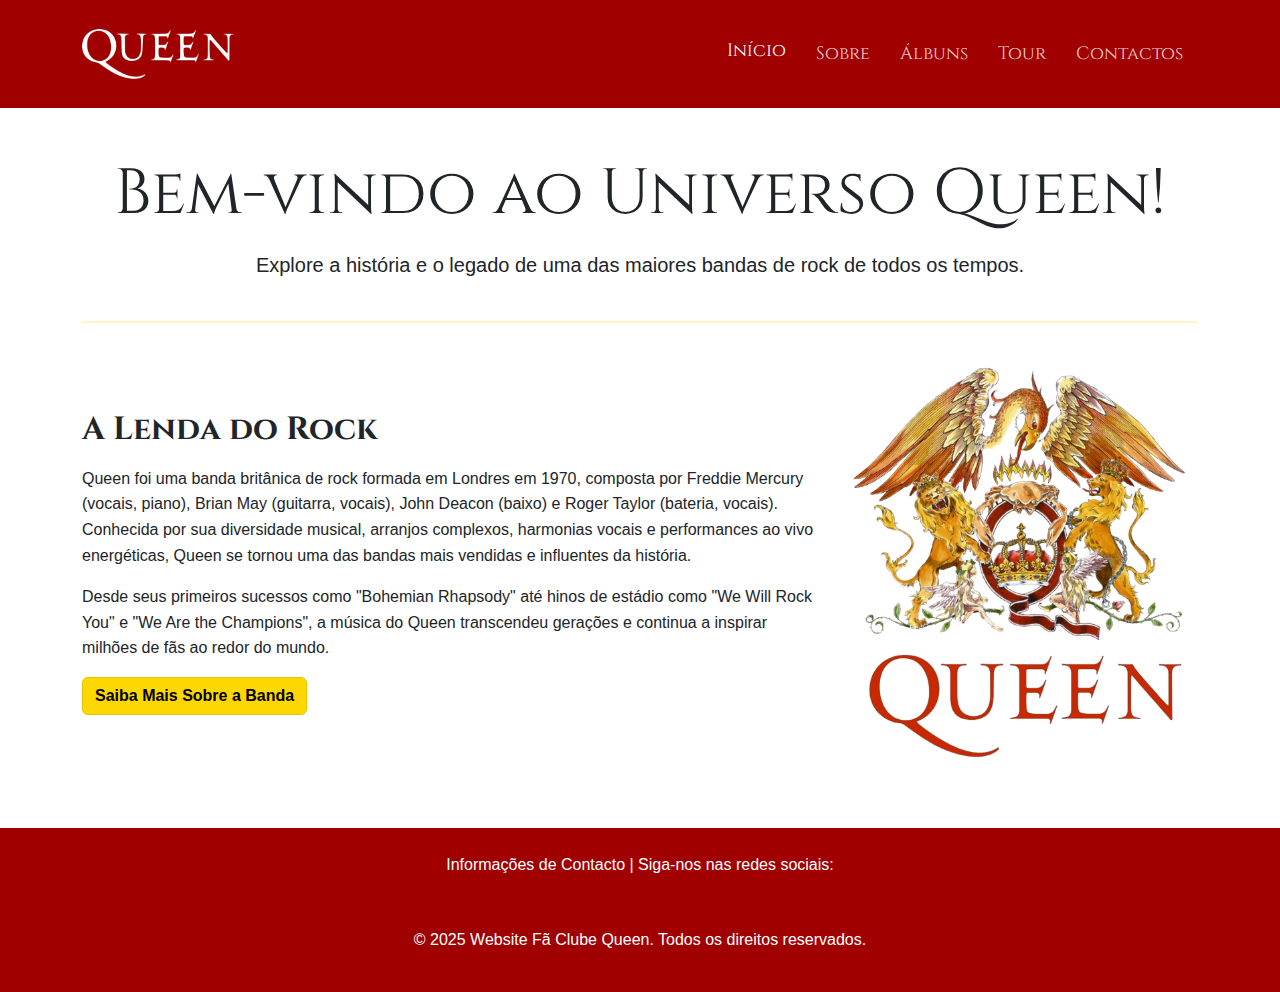
<file: index.html>
<!DOCTYPE html>
<html lang="pt">
  <head>
    <meta charset="UTF-8" />
    <meta name="viewport" content="width=device-width, initial-scale=1.0" />
    <meta name="author" content="Pamela Medeiros" />
    <meta name="description" content="Website dedicado à lendária banda de rock Queen. Conheça a história, discografia, 
    tours e entre em contato."/>
    <meta name="keywords"content="Queen, banda, rock, Freddie Mercury, Brian May, Roger Taylor, John Deacon, música, história, álbuns, tour"/>
    <title>Queen - Início</title>

    <!-- Bootstrap CSS -->
    <link
      href="https://cdn.jsdelivr.net/npm/bootstrap@5.3.3/dist/css/bootstrap.min.css"
      rel="stylesheet"
      integrity="sha384-QWTKZyjpPEjISv5WaRU9OFeRpok6YctnYmDr5pNlyT2bRjXh0JMhjY6hW+ALEwIH"
      crossorigin="anonymous"
    />

    <!-- Font Awesome -->
    <link
      rel="stylesheet"
      href="https://cdnjs.cloudflare.com/ajax/libs/font-awesome/6.5.2/css/all.min.css"
      integrity="sha512-SnH5WK+bZxgPHs44uWIX+LLJAJ9/2PkPKZ5QiAj6Ta86w+fsb2TkcmfRyVX3pBnMFcV7oQPJkl9QevSCWr3W6A=="
      crossorigin="anonymous"
      referrerpolicy="no-referrer"
    />

    <!-- Google Fonts -->
    <link rel="preconnect" href="https://fonts.googleapis.com" />
    <link rel="preconnect" href="https://fonts.gstatic.com" crossorigin />
    <link
      href="https://fonts.googleapis.com/css2?family=Cinzel:wght@400..900&family=Libre+Bodoni:ital,wght@0,400..700;1,400..700&family=Playfair+Display+SC:ital,wght@0,400;0,700;0,900;1,400;1,700;1,900&display=swap"
      rel="stylesheet"
    />
    
    <!-- Style CSS -->
    <link rel="stylesheet" href="src/css/style.css" />
  </head>
  <body>
    <header class="bg-dark text-white p-3">
      <div class="container">
        <nav class="navbar navbar-expand-lg navbar-dark">
          <a class="navbar-brand" href="index.html">
            <img
              src="src/images/logo_queen.png"
              alt="Logotipo oficial da banda Queen"
              height="50"/>
          </a>
          <button
            class="navbar-toggler"
            type="button"
            data-bs-toggle="collapse"
            data-bs-target="#navbarNav"
            aria-controls="navbarNav"
            aria-expanded="false"
            aria-label="Toggle navigation"
          >
            <span class="navbar-toggler-icon"></span>
          </button>
          <div
            class="collapse navbar-collapse justify-content-end"
            id="navbarNav"
          >
            <ul class="navbar-nav">
              <li class="nav-item">
                <a class="nav-link active" aria-current="page" href="index.html"
                  >Início</a
                >
              </li>
              <li class="nav-item">
                <a class="nav-link" href="sobre.html">Sobre</a>
              </li>
              <li class="nav-item">
                <a class="nav-link" href="albuns.html">Álbuns</a>
              </li>
              <li class="nav-item">
                <a class="nav-link" href="tour.html">Tour</a>
              </li>
              <li class="nav-item">
                <a class="nav-link" href="contactos.html">Contactos</a>
              </li>
            </ul>
          </div>
        </nav>
      </div>
    </header>

    <main class="container my-5">
      <div class="row">
        <div class="col-12 text-center">
          <h1 class="display-3">Bem-vindo ao Universo Queen!</h1>
          <p class="lead">
            Explore a história e o legado de uma das maiores bandas de rock de
            todos os tempos.
          </p>
        </div>
      </div>

      <hr class="my-4" />

      <div class="row align-items-center">
        <div class="col-md-8">
          <h2>A Lenda do Rock</h2>
          <p>
            Queen foi uma banda britânica de rock formada em Londres em 1970,
            composta por Freddie Mercury (vocais, piano), Brian May (guitarra,
            vocais), John Deacon (baixo) e Roger Taylor (bateria, vocais).
            Conhecida por sua diversidade musical, arranjos complexos, harmonias
            vocais e performances ao vivo energéticas, Queen se tornou uma das
            bandas mais vendidas e influentes da história.
          </p>
          <p>
            Desde seus primeiros sucessos como "Bohemian Rhapsody" até hinos de
            estádio como "We Will Rock You" e "We Are the Champions", a música
            do Queen transcendeu gerações e continua a inspirar milhões de fãs
            ao redor do mundo.
          </p>
          <a href="sobre.html" class="btn btn-primary"
            >Saiba Mais Sobre a Banda</a
          >
        </div>
        <div class="col-md-4 text-center">
          <img
            src="src/images/Brasao.png"
            class="img-fluid rounded my-3"
            alt="Brasao Banda"
          />
        </div>
      </div>
    </main>

    <footer class="bg-dark text-white text-center p-4 mt-5">
      <div class="container">
        <p>Informações de Contacto | Siga-nos nas redes sociais:</p>
        <a href="#" class="text-white me-2"
          ><i class="fab fa-facebook-f"></i
        ></a>
        <a href="#" class="text-white me-2"><i class="fab fa-twitter"></i></a>
        <a href="#" class="text-white me-2"><i class="fab fa-instagram"></i></a>
        <a href="#" class="text-white me-2"><i class="fab fa-youtube"></i></a>
        <p class="mt-2">
          &copy; 2025 Website Fã Clube Queen. Todos os direitos reservados.
        </p>
      </div>
    </footer>

    <!-- Bootstrap Bundle with Popper -->
    <script
      src="https://cdn.jsdelivr.net/npm/bootstrap@5.3.3/dist/js/bootstrap.bundle.min.js"
      integrity="sha384-YvpcrYf0tY3lHB60NNkmXc5s9fDVZLESaAA55NDzOxhy9GkcIdslK1eN7N6jIeHz"
      crossorigin="anonymous"
    ></script>

    <!-- Custom JS -->
    <script src="src/js/script.js"></script>
  </body>
</html>
</file>
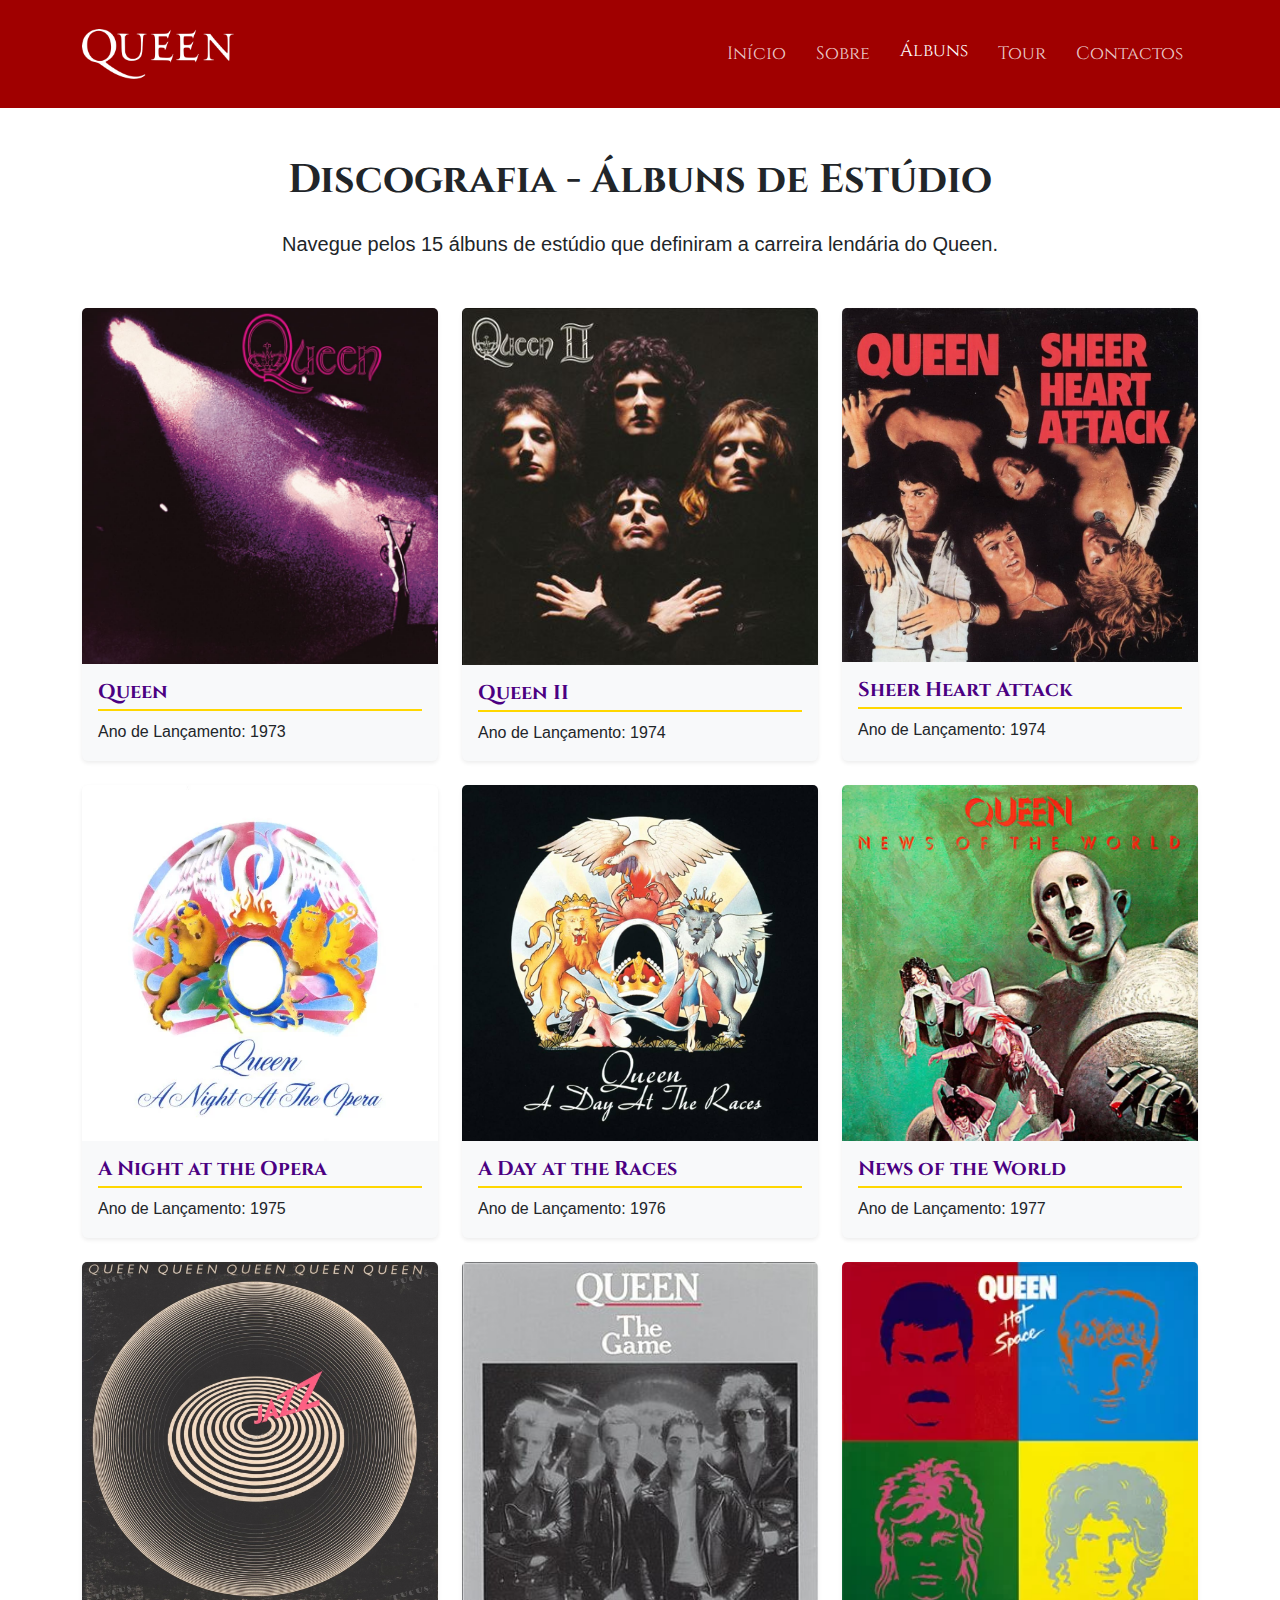
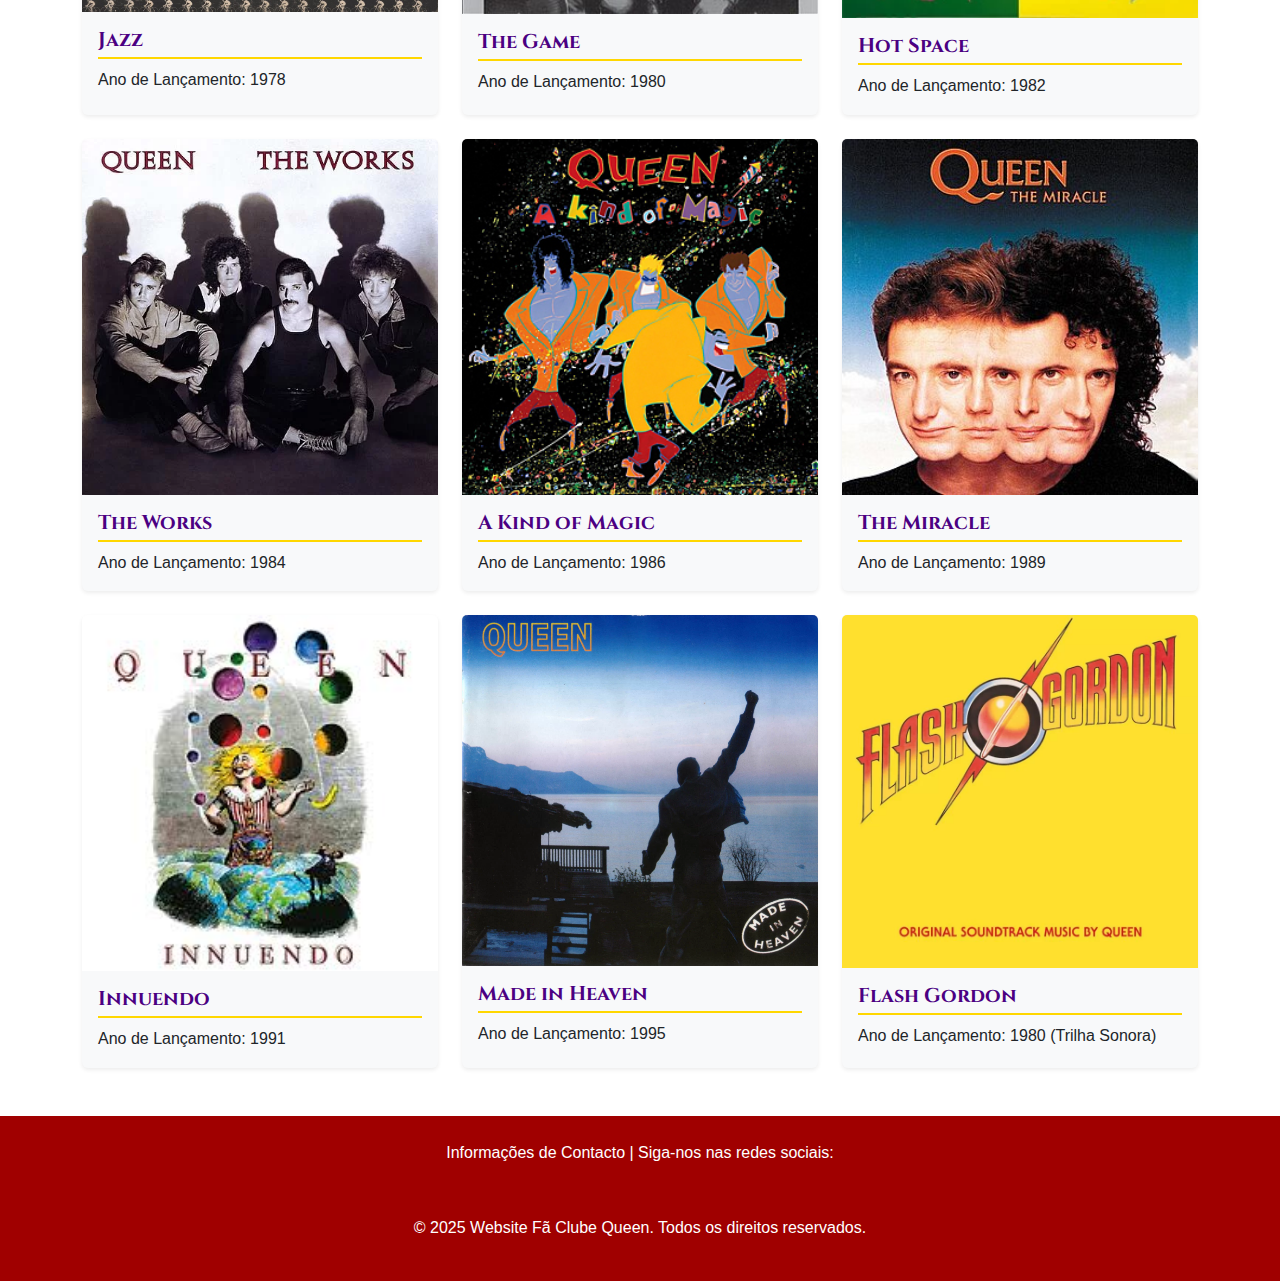
<file: albuns.html>
<!DOCTYPE html>
<html lang="pt">
  <head>
    <meta charset="UTF-8" />
    <meta name="viewport" content="width=device-width, initial-scale=1.0" />
    <meta name="author" content="Pamela Medeiros" />
    <meta name="description" content="Website dedicado à lendária banda de rock Queen. Conheça a história, discografia, 
    tours e entre em contato."/>
    <meta name="keywords"content="Queen, banda, rock, Freddie Mercury, Brian May, Roger Taylor, John Deacon, música, história, álbuns, tour"/>
    <title>Queen - Álbuns</title>

    <!-- Bootstrap CSS -->
    <link
      href="https://cdn.jsdelivr.net/npm/bootstrap@5.3.3/dist/css/bootstrap.min.css"
      rel="stylesheet"
      integrity="sha384-QWTKZyjpPEjISv5WaRU9OFeRpok6YctnYmDr5pNlyT2bRjXh0JMhjY6hW+ALEwIH"
      crossorigin="anonymous"
    />

    <!-- Font Awesome -->
    <link
      rel="stylesheet"
      href="https://cdnjs.cloudflare.com/ajax/libs/font-awesome/6.5.2/css/all.min.css"
      integrity="sha512-SnH5WK+bZxgPHs44uWIX+LLJAJ9/2PkPKZ5QiAj6Ta86w+fsb2TkcmfRyVX3pBnMFcV7oQPJkl9QevSCWr3W6A=="
      crossorigin="anonymous"
      referrerpolicy="no-referrer"
    />

    <!-- Google Fonts -->
    <link rel="preconnect" href="https://fonts.googleapis.com" />
    <link rel="preconnect" href="https://fonts.gstatic.com" crossorigin />
    <link
      href="https://fonts.googleapis.com/css2?family=Cinzel:wght@400..900&family=Libre+Bodoni:ital,wght@0,400..700;1,400..700&family=Playfair+Display+SC:ital,wght@0,400;0,700;0,900;1,400;1,700;1,900&display=swap"
      rel="stylesheet"
    />
    
    <!-- Style CSS -->
    <link rel="stylesheet" href="src/css/style.css" />
  </head>
<body>

    <header class="bg-dark text-white p-3">
        <div class="container">
            <nav class="navbar navbar-expand-lg navbar-dark">
                <a class="navbar-brand" href="index.html">
                    <img src="src/images/logo_queen.png" alt="Logotipo oficial da banda Queen" height="50">
                </a>
                <button class="navbar-toggler" type="button" data-bs-toggle="collapse" data-bs-target="#navbarNav" aria-controls="navbarNav" aria-expanded="false" aria-label="Toggle navigation">
                    <span class="navbar-toggler-icon"></span>
                </button>
                <div class="collapse navbar-collapse justify-content-end" id="navbarNav">
                    <ul class="navbar-nav">
                        <li class="nav-item">
                            <a class="nav-link" href="index.html">Início</a>
                        </li>
                        <li class="nav-item">
                            <a class="nav-link" href="sobre.html">Sobre</a>
                        </li>
                        <li class="nav-item">
                            <a class="nav-link active" aria-current="page" href="albuns.html">Álbuns</a>
                        </li>
                        <li class="nav-item">
                            <a class="nav-link" href="tour.html">Tour</a>
                        </li>
                        <li class="nav-item">
                            <a class="nav-link" href="contactos.html">Contactos</a>
                        </li>
                    </ul>
                </div>
            </nav>
        </div>
    </header>

    <main class="container my-5">
        <h1 class="mb-4 text-center">Discografia - Álbuns de Estúdio</h1>
        <p class="lead text-center mb-5">Navegue pelos 15 álbuns de estúdio que definiram a carreira lendária do Queen.</p>

        <div class="row row-cols-1 row-cols-sm-2 row-cols-md-3 g-4">
            <!-- Album 1 -->
            <div class="col">
                <div class="card h-100 shadow-sm">
                    <img src="src/images/capa_album_queen.jpg" class="card-img-top" alt="Capa do álbum Queen">
                    <div class="card-body">
                        <h5 class="card-title">Queen</h5>
                        <p class="card-text">Ano de Lançamento: 1973</p>
                    </div>
                </div>
            </div>
            <!-- Album 2 -->
            <div class="col">
                <div class="card h-100 shadow-sm">
                    <img src="src/images/capa_album_Queen_II.jpg" class="card-img-top" alt="Capa do álbum Queen II">
                    <div class="card-body">
                        <h5 class="card-title">Queen II</h5>
                        <p class="card-text">Ano de Lançamento: 1974</p>
                    </div>
                </div>
            </div>
            <!-- Album 3 -->
            <div class="col">
                <div class="card h-100 shadow-sm">
                    <img src="src/images/capa_album_Sheer Heart Attack.jpg" class="card-img-top" alt="Capa do álbum Sheer Heart Attack">
                    <div class="card-body">
                        <h5 class="card-title">Sheer Heart Attack</h5>
                        <p class="card-text">Ano de Lançamento: 1974</p>
                    </div>
                </div>
            </div>
            <!-- Album 4 -->
            <div class="col">
                <div class="card h-100 shadow-sm">
                    <img src="src/images/capa_album_A Night at the Opera.webp" class="card-img-top" alt="Capa do álbum A Night at the Opera">
                    <div class="card-body">
                        <h5 class="card-title">A Night at the Opera</h5>
                        <p class="card-text">Ano de Lançamento: 1975</p>
                    </div>
                </div>
            </div>
            <!-- Album 5 -->
            <div class="col">
                <div class="card h-100 shadow-sm">
                    <img src="src/images/capa_album_A Day at the Races.jpg" class="card-img-top" alt="Capa do álbum A Day at the Races">
                    <div class="card-body">
                        <h5 class="card-title">A Day at the Races</h5>
                        <p class="card-text">Ano de Lançamento: 1976</p>
                    </div>
                </div>
            </div>
            <!-- Album 6 -->
            <div class="col">
                <div class="card h-100 shadow-sm">
                    <img src="src/images/capa_album_News of the World.jpg" class="card-img-top" alt="Capa do álbum News of the World">
                    <div class="card-body">
                        <h5 class="card-title">News of the World</h5>
                        <p class="card-text">Ano de Lançamento: 1977</p>
                    </div>
                </div>
            </div>
            <!-- Album 7 -->
            <div class="col">
                <div class="card h-100 shadow-sm">
                    <img src="src/images/capa_album_Jazz.jpg" class="card-img-top" alt="Capa do álbum Jazz">
                    <div class="card-body">
                        <h5 class="card-title">Jazz</h5>
                        <p class="card-text">Ano de Lançamento: 1978</p>
                    </div>
                </div>
            </div>
            <!-- Album 8 -->
            <div class="col">
                <div class="card h-100 shadow-sm">
                    <img src="src/images/capa_album_The_Game.jpg" class="card-img-top" alt="Capa do álbum The Game">
                    <div class="card-body">
                        <h5 class="card-title">The Game</h5>
                        <p class="card-text">Ano de Lançamento: 1980</p>
                    </div>
                </div>
            </div>
            <!-- Album 9 -->
            <div class="col">
                <div class="card h-100 shadow-sm">
                    <img src="src/images/capa_album_Hotspace.webp" class="card-img-top" alt="Capa do álbum Hot Space">
                    <div class="card-body">
                        <h5 class="card-title">Hot Space</h5>
                        <p class="card-text">Ano de Lançamento: 1982</p>
                    </div>
                </div>
            </div>
             <!-- Album 10 -->
            <div class="col">
                <div class="card h-100 shadow-sm">
                    <img src="src/images/capa_album_The_Works.webp" class="card-img-top" alt="Capa do álbum The Works">
                    <div class="card-body">
                        <h5 class="card-title">The Works</h5>
                        <p class="card-text">Ano de Lançamento: 1984</p>
                    </div>
                </div>
            </div>
             <!-- Album 11 -->
            <div class="col">
                <div class="card h-100 shadow-sm">
                    <img src="src/images/capa_album_A Kind of Magic.png" class="card-img-top" alt="Capa do álbum A Kind of Magic">
                    <div class="card-body">
                        <h5 class="card-title">A Kind of Magic</h5>
                        <p class="card-text">Ano de Lançamento: 1986</p>
                    </div>
                </div>
            </div>
             <!-- Album 12 -->
            <div class="col">
                <div class="card h-100 shadow-sm">
                    <img src="src/images/capa_album_The_Miracle.jpg" class="card-img-top" alt="Capa do álbum The Miracle">
                    <div class="card-body">
                        <h5 class="card-title">The Miracle</h5>
                        <p class="card-text">Ano de Lançamento: 1989</p>
                    </div>
                </div>
            </div>
             <!-- Album 13 -->
            <div class="col">
                <div class="card h-100 shadow-sm">
                    <img src="src/images/innuendo-capa-album.jpg" class="card-img-top" alt="Capa do álbum Innuendo">
                    <div class="card-body">
                        <h5 class="card-title">Innuendo</h5>
                        <p class="card-text">Ano de Lançamento: 1991</p>
                    </div>
                </div>
            </div>
             <!-- Album 14 -->
            <div class="col">
                <div class="card h-100 shadow-sm">
                    <img src="src/images/made-in-heaven.webp" class="card-img-top" alt="Capa do álbum Made in Heaven">
                    <div class="card-body">
                        <h5 class="card-title">Made in Heaven</h5>
                        <p class="card-text">Ano de Lançamento: 1995</p>
                    </div>
                </div>
            </div>
            
            <div class="col">
                <div class="card h-100 shadow-sm">
                    <img src="src/images/capa_album_flash_Gordon.webp" class="card-img-top" alt="Capa do álbum Flash Gordon (Trilha Sonora)">
                    <div class="card-body">
                        <h5 class="card-title">Flash Gordon</h5>
                        <p class="card-text">Ano de Lançamento: 1980 (Trilha Sonora)</p>
                    </div>
                </div>
            </div>
        </div>

    </main>

    <footer class="bg-dark text-white text-center p-4 mt-5">
        <div class="container">
            <p>Informações de Contacto | Siga-nos nas redes sociais:</p>
            <a href="#" class="text-white me-2"><i class="fab fa-facebook-f"></i></a>
            <a href="#" class="text-white me-2"><i class="fab fa-twitter"></i></a>
            <a href="#" class="text-white me-2"><i class="fab fa-instagram"></i></a>
            <a href="#" class="text-white me-2"><i class="fab fa-youtube"></i></a>
            <p class="mt-2">&copy; 2025 Website Fã Clube Queen. Todos os direitos reservados.</p>
        </div>
    </footer>

    <!-- Bootstrap Bundle with Popper -->
    <script src="https://cdn.jsdelivr.net/npm/bootstrap@5.3.3/dist/js/bootstrap.bundle.min.js" integrity="sha384-YvpcrYf0tY3lHB60NNkmXc5s9fDVZLESaAA55NDzOxhy9GkcIdslK1eN7N6jIeHz" crossorigin="anonymous"></script>

    <!-- Custom JS -->
    <script src="src/js/script.js"></script>

</body>
</html>
</file>
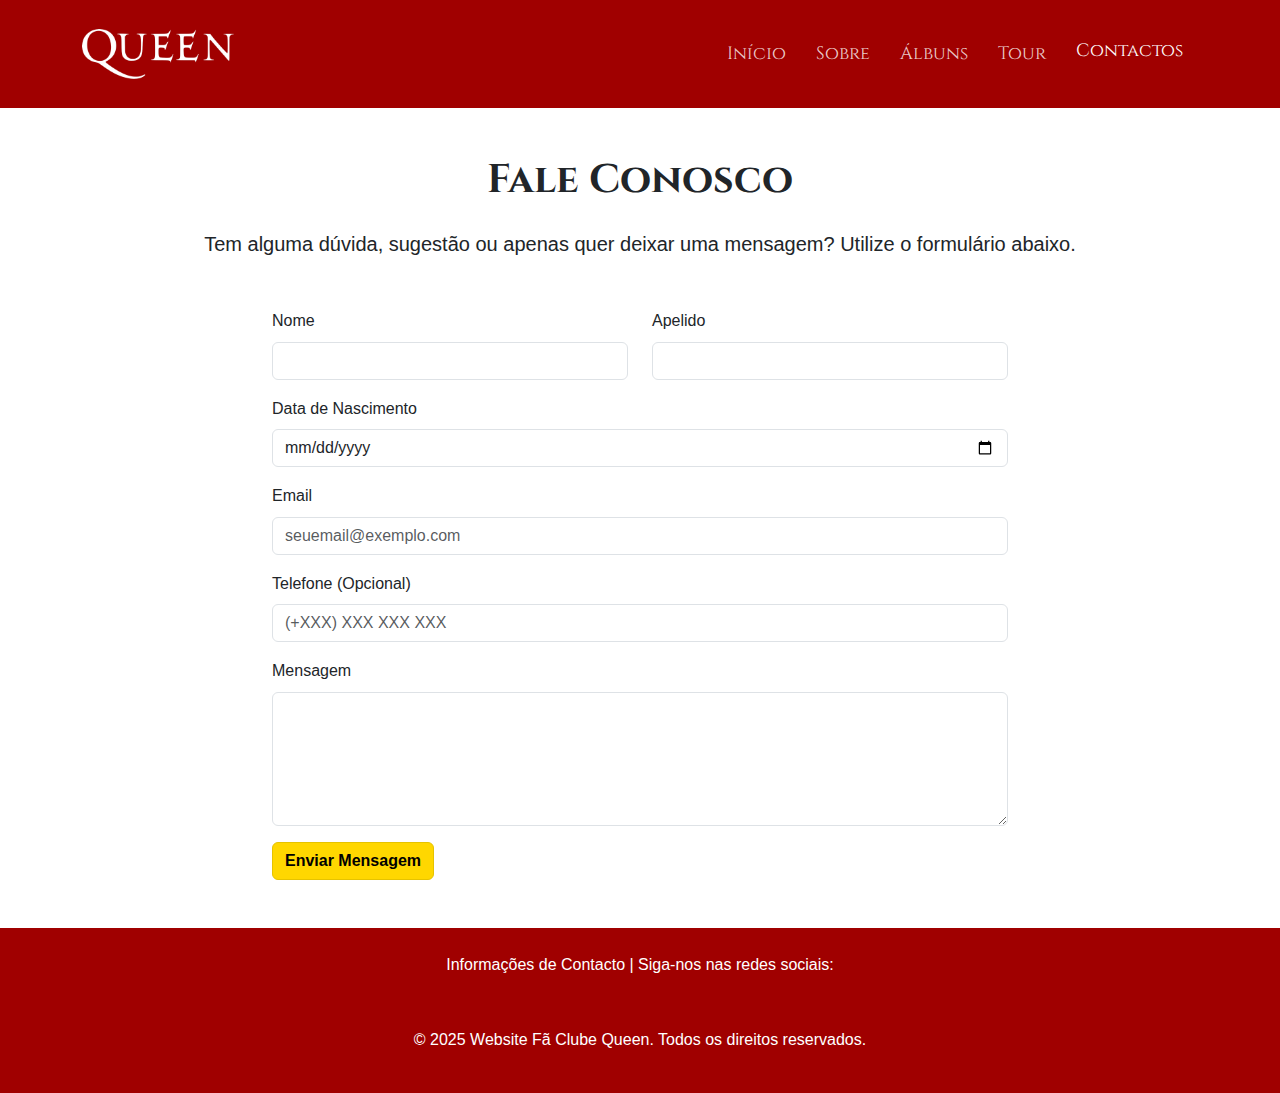
<file: contactos.html>
<!DOCTYPE html>
<html lang="pt">
  <head>
    <meta charset="UTF-8"/>
    <meta name="viewport" content="width=device-width, initial-scale=1.0"/>
    <meta name="author" content="Pamela Medeiros"/>
    <meta name="description" content="Website dedicado à lendária banda de rock Queen. Conheça a história, discografia, 
    tours e entre em contato."/>
    <meta name="keywords"content="Queen, banda, rock, Freddie Mercury, Brian May, Roger Taylor, John Deacon, música, história, álbuns, tour"/>
    <title>Queen - Contactos</title>

    <!-- Bootstrap CSS -->
    <link
      href="https://cdn.jsdelivr.net/npm/bootstrap@5.3.3/dist/css/bootstrap.min.css"
      rel="stylesheet"
      integrity="sha384-QWTKZyjpPEjISv5WaRU9OFeRpok6YctnYmDr5pNlyT2bRjXh0JMhjY6hW+ALEwIH"
      crossorigin="anonymous"
    />

    <!-- Font Awesome -->
    <link
      rel="stylesheet"
      href="https://cdnjs.cloudflare.com/ajax/libs/font-awesome/6.5.2/css/all.min.css"
      integrity="sha512-SnH5WK+bZxgPHs44uWIX+LLJAJ9/2PkPKZ5QiAj6Ta86w+fsb2TkcmfRyVX3pBnMFcV7oQPJkl9QevSCWr3W6A=="
      crossorigin="anonymous"
      referrerpolicy="no-referrer"
    />

    <!-- Google Fonts -->
    <link rel="preconnect" href="https://fonts.googleapis.com" />
    <link rel="preconnect" href="https://fonts.gstatic.com" crossorigin />
    <link
      href="https://fonts.googleapis.com/css2?family=Cinzel:wght@400..900&family=Libre+Bodoni:ital,wght@0,400..700;1,400..700&family=Playfair+Display+SC:ital,wght@0,400;0,700;0,900;1,400;1,700;1,900&display=swap"
      rel="stylesheet"
    />
    
    <!-- Style CSS -->
    <link rel="stylesheet" href="src/css/style.css" />
  </head>
<body>

    <header class="bg-dark text-white p-3">
        <div class="container">
            <nav class="navbar navbar-expand-lg navbar-dark">
                <a class="navbar-brand" href="index.html">
                    <img src="src/images/logo_queen.png" alt="Logotipo da Banda Queen" height="50">
                </a>
                <button class="navbar-toggler" type="button" data-bs-toggle="collapse" data-bs-target="#navbarNav" aria-controls="navbarNav" aria-expanded="false" aria-label="Toggle navigation">
                    <span class="navbar-toggler-icon"></span>
                </button>
                <div class="collapse navbar-collapse justify-content-end" id="navbarNav">
                    <ul class="navbar-nav">
                        <li class="nav-item">
                            <a class="nav-link" href="index.html">Início</a>
                        </li>
                        <li class="nav-item">
                            <a class="nav-link" href="sobre.html">Sobre</a>
                        </li>
                        <li class="nav-item">
                            <a class="nav-link" href="albuns.html">Álbuns</a>
                        </li>
                        <li class="nav-item">
                            <a class="nav-link" href="tour.html">Tour</a>
                        </li>
                        <li class="nav-item">
                            <a class="nav-link active" aria-current="page" href="contactos.html">Contactos</a>
                        </li>
                    </ul>
                </div>
            </nav>
        </div>
    </header>

    <main class="container my-5">
        <h1 class="mb-4 text-center">Fale Conosco</h1>
        <p class="lead text-center mb-5">Tem alguma dúvida, sugestão ou apenas quer deixar uma mensagem? Utilize o formulário abaixo.</p>

        <div class="row justify-content-center">
            <div class="col-md-8">
                <!-- Mensagem de sucesso/erro (oculta) -->
                <div id="form-message" class="alert d-none" role="alert">
                </div>

                <form id="contact-form" novalidate>
                    <div class="row mb-3">
                        <div class="col-md-6">
                            <label for="nome" class="form-label">Nome</label>
                            <input type="text" class="form-control" id="nome" name="nome" required>
                            <div class="invalid-feedback">
                                Por favor, insira seu nome.
                            </div>
                        </div>
                        <div class="col-md-6">
                            <label for="apelido" class="form-label">Apelido</label>
                            <input type="text" class="form-control" id="apelido" name="apelido" required>
                            <div class="invalid-feedback">
                                Por favor, insira seu apelido.
                            </div>
                        </div>
                    </div>

                    <div class="mb-3">
                        <label for="data_nascimento" class="form-label">Data de Nascimento</label>
                        <input type="date" class="form-control" id="data_nascimento" name="data_nascimento" required>
                        <div class="invalid-feedback">
                            Por favor, insira sua data de nascimento.
                        </div>
                    </div>

                    <div class="mb-3">
                        <label for="email" class="form-label">Email</label>
                        <input type="email" class="form-control" id="email" name="email" placeholder="seuemail@exemplo.com" required>
                        <div class="invalid-feedback">
                            Por favor, insira um endereço de email válido.
                        </div>
                    </div>

                    <div class="mb-3">
                        <label for="telefone" class="form-label">Telefone (Opcional)</label>
                        <input type="tel" class="form-control" id="telefone" name="telefone" placeholder="(+XXX) XXX XXX XXX">
                    </div>

                    <div class="mb-3">
                        <label for="mensagem" class="form-label">Mensagem</label>
                        <textarea class="form-control" id="mensagem" name="mensagem" rows="5" required></textarea>
                        <div class="invalid-feedback">
                            Por favor, escreva sua mensagem.
                        </div>
                    </div>

                    <button type="submit" class="btn btn-primary">Enviar Mensagem</button>
                </form>
            </div>
        </div>

    </main>

    <footer class="bg-dark text-white text-center p-4 mt-5">
        <div class="container">
            <p>Informações de Contacto | Siga-nos nas redes sociais:</p>
            <a href="#" class="text-white me-2"><i class="fab fa-facebook-f"></i></a>
            <a href="#" class="text-white me-2"><i class="fab fa-twitter"></i></a>
            <a href="#" class="text-white me-2"><i class="fab fa-instagram"></i></a>
            <a href="#" class="text-white me-2"><i class="fab fa-youtube"></i></a>
            <p class="mt-2">&copy; 2025 Website Fã Clube Queen. Todos os direitos reservados.</p>
        </div>
    </footer>

    <!-- Bootstrap Bundle with Popper -->
    <script src="https://cdn.jsdelivr.net/npm/bootstrap@5.3.3/dist/js/bootstrap.bundle.min.js" integrity="sha384-YvpcrYf0tY3lHB60NNkmXc5s9fDVZLESaAA55NDzOxhy9GkcIdslK1eN7N6jIeHz" crossorigin="anonymous"></script>

    <!-- Custom JS -->
    <script src="src/js/script.js"></script>

</body>
</html>
</file>
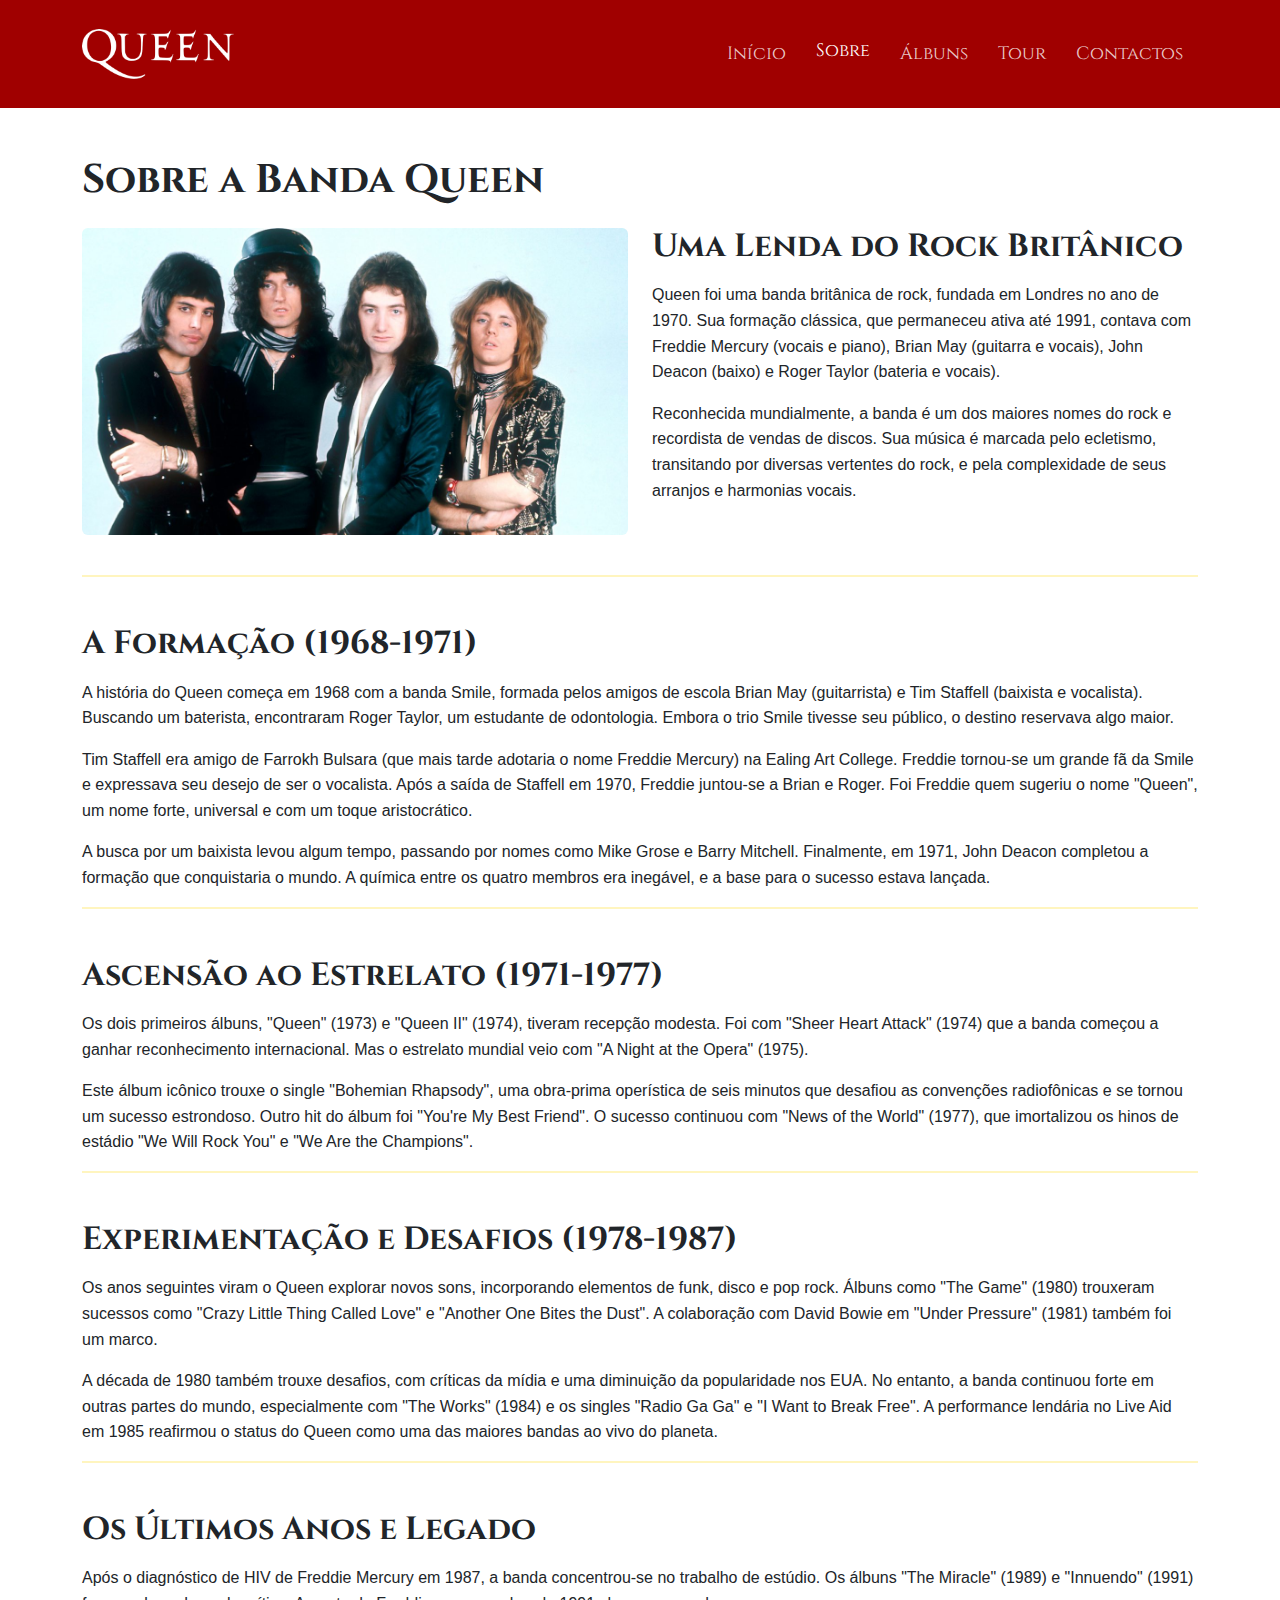
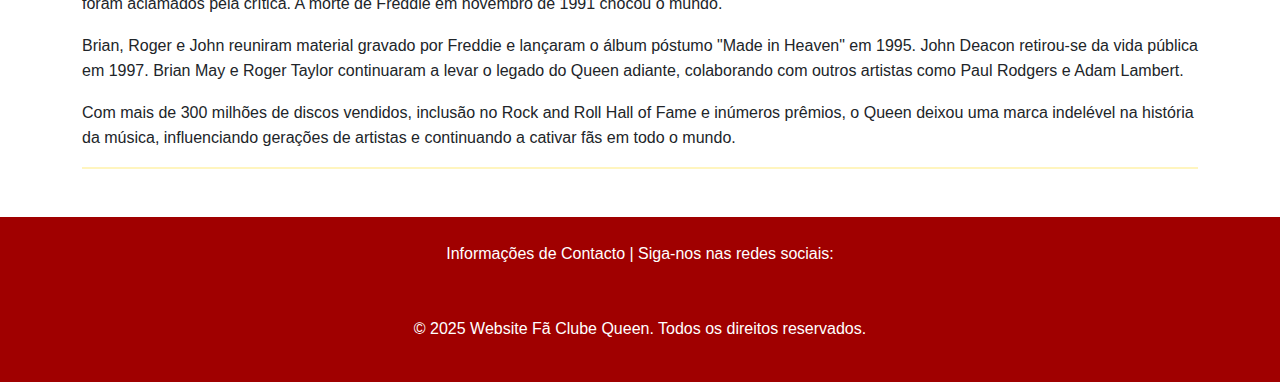
<file: sobre.html>
<!DOCTYPE html>
<html lang="pt">
  <head>
    <meta charset="UTF-8" />
    <meta name="viewport" content="width=device-width, initial-scale=1.0" />
    <meta name="author" content="Pamela Medeiros" />
    <meta name="description" content="Website dedicado à lendária banda de rock Queen. Conheça a história, discografia, 
    tours e entre em contato."/>
    <meta name="keywords"content="Queen, banda, rock, Freddie Mercury, Brian May, Roger Taylor, John Deacon, música, história, álbuns, tour"/>
    <title>Queen - Sobre</title>

    <!-- Bootstrap CSS -->
    <link
      href="https://cdn.jsdelivr.net/npm/bootstrap@5.3.3/dist/css/bootstrap.min.css"
      rel="stylesheet"
      integrity="sha384-QWTKZyjpPEjISv5WaRU9OFeRpok6YctnYmDr5pNlyT2bRjXh0JMhjY6hW+ALEwIH"
      crossorigin="anonymous"
    />

    <!-- Font Awesome -->
    <link
      rel="stylesheet"
      href="https://cdnjs.cloudflare.com/ajax/libs/font-awesome/6.5.2/css/all.min.css"
      integrity="sha512-SnH5WK+bZxgPHs44uWIX+LLJAJ9/2PkPKZ5QiAj6Ta86w+fsb2TkcmfRyVX3pBnMFcV7oQPJkl9QevSCWr3W6A=="
      crossorigin="anonymous"
      referrerpolicy="no-referrer"
    />

    <!-- Google Fonts -->
    <link rel="preconnect" href="https://fonts.googleapis.com" />
    <link rel="preconnect" href="https://fonts.gstatic.com" crossorigin />
    <link
      href="https://fonts.googleapis.com/css2?family=Cinzel:wght@400..900&family=Libre+Bodoni:ital,wght@0,400..700;1,400..700&family=Playfair+Display+SC:ital,wght@0,400;0,700;0,900;1,400;1,700;1,900&display=swap"
      rel="stylesheet"
    />
    
    <!-- Style CSS -->
    <link rel="stylesheet" href="src/css/style.css" />
  </head>
<body>

    <header class="bg-dark text-white p-3">
        <div class="container">
            <nav class="navbar navbar-expand-lg navbar-dark">
                <a class="navbar-brand" href="index.html">
                    <img src="src/images/logo_queen.png" alt="Logotipo oficial da banda Queen" height="50">
                </a>
                <button class="navbar-toggler" type="button" data-bs-toggle="collapse" data-bs-target="#navbarNav" aria-controls="navbarNav" aria-expanded="false" aria-label="Toggle navigation">
                    <span class="navbar-toggler-icon"></span>
                </button>
                <div class="collapse navbar-collapse justify-content-end" id="navbarNav">
                    <ul class="navbar-nav">
                        <li class="nav-item">
                            <a class="nav-link" href="index.html">Início</a>
                        </li>
                        <li class="nav-item">
                            <a class="nav-link active" aria-current="page" href="sobre.html">Sobre</a>
                        </li>
                        <li class="nav-item">
                            <a class="nav-link" href="albuns.html">Álbuns</a>
                        </li>
                        <li class="nav-item">
                            <a class="nav-link" href="tour.html">Tour</a>
                        </li>
                        <li class="nav-item">
                            <a class="nav-link" href="contactos.html">Contactos</a>
                        </li>
                    </ul>
                </div>
            </nav>
        </div>
    </header>

    <main class="container my-5">
        <h1 class="mb-4">Sobre a Banda Queen</h1>

        <div class="row mb-4">
            <div class="col-md-6">
                <img src="src/images/banda_em_1975.jpg" class="img-fluid rounded mb-3" alt="Banda Queen em 1975">
            </div>
            <div class="col-md-6">
                <h2>Uma Lenda do Rock Britânico</h2>
                <p>Queen foi uma banda britânica de rock, fundada em Londres no ano de 1970. Sua formação clássica, que permaneceu ativa até 1991, contava com Freddie Mercury (vocais e piano), Brian May (guitarra e vocais), John Deacon (baixo) e Roger Taylor (bateria e vocais).</p>
                <p>Reconhecida mundialmente, a banda é um dos maiores nomes do rock e recordista de vendas de discos. Sua música é marcada pelo ecletismo, transitando por diversas vertentes do rock, e pela complexidade de seus arranjos e harmonias vocais.</p>
            </div>
        </div>

        <hr>

        <h2 class="mt-5 mb-3">A Formação (1968-1971)</h2>
        <p>A história do Queen começa em 1968 com a banda Smile, formada pelos amigos de escola Brian May (guitarrista) e Tim Staffell (baixista e vocalista). Buscando um baterista, encontraram Roger Taylor, um estudante de odontologia. Embora o trio Smile tivesse seu público, o destino reservava algo maior.</p>
        <p>Tim Staffell era amigo de Farrokh Bulsara (que mais tarde adotaria o nome Freddie Mercury) na Ealing Art College. Freddie tornou-se um grande fã da Smile e expressava seu desejo de ser o vocalista. Após a saída de Staffell em 1970, Freddie juntou-se a Brian e Roger. Foi Freddie quem sugeriu o nome "Queen", um nome forte, universal e com um toque aristocrático.</p>
        <p>A busca por um baixista levou algum tempo, passando por nomes como Mike Grose e Barry Mitchell. Finalmente, em 1971, John Deacon completou a formação que conquistaria o mundo. A química entre os quatro membros era inegável, e a base para o sucesso estava lançada.</p>

        <hr>

        <h2 class="mt-5 mb-3">Ascensão ao Estrelato (1971-1977)</h2>
        <p>Os dois primeiros álbuns, "Queen" (1973) e "Queen II" (1974), tiveram recepção modesta. Foi com "Sheer Heart Attack" (1974) que a banda começou a ganhar reconhecimento internacional. Mas o estrelato mundial veio com "A Night at the Opera" (1975).</p>
        <p>Este álbum icônico trouxe o single "Bohemian Rhapsody", uma obra-prima operística de seis minutos que desafiou as convenções radiofônicas e se tornou um sucesso estrondoso. Outro hit do álbum foi "You're My Best Friend". O sucesso continuou com "News of the World" (1977), que imortalizou os hinos de estádio "We Will Rock You" e "We Are the Champions".</p>

        <hr>

        <h2 class="mt-5 mb-3">Experimentação e Desafios (1978-1987)</h2>
        <p>Os anos seguintes viram o Queen explorar novos sons, incorporando elementos de funk, disco e pop rock. Álbuns como "The Game" (1980) trouxeram sucessos como "Crazy Little Thing Called Love" e "Another One Bites the Dust". A colaboração com David Bowie em "Under Pressure" (1981) também foi um marco.</p>
        <p>A década de 1980 também trouxe desafios, com críticas da mídia e uma diminuição da popularidade nos EUA. No entanto, a banda continuou forte em outras partes do mundo, especialmente com "The Works" (1984) e os singles "Radio Ga Ga" e "I Want to Break Free". A performance lendária no Live Aid em 1985 reafirmou o status do Queen como uma das maiores bandas ao vivo do planeta.</p>

        <hr>

        <h2 class="mt-5 mb-3">Os Últimos Anos e Legado</h2>
        <p>Após o diagnóstico de HIV de Freddie Mercury em 1987, a banda concentrou-se no trabalho de estúdio. Os álbuns "The Miracle" (1989) e "Innuendo" (1991) foram aclamados pela crítica. A morte de Freddie em novembro de 1991 chocou o mundo.</p>
        <p>Brian, Roger e John reuniram material gravado por Freddie e lançaram o álbum póstumo "Made in Heaven" em 1995. John Deacon retirou-se da vida pública em 1997. Brian May e Roger Taylor continuaram a levar o legado do Queen adiante, colaborando com outros artistas como Paul Rodgers e Adam Lambert.</p>
        <p>Com mais de 300 milhões de discos vendidos, inclusão no Rock and Roll Hall of Fame e inúmeros prêmios, o Queen deixou uma marca indelével na história da música, influenciando gerações de artistas e continuando a cativar fãs em todo o mundo.</p>

        <hr>

    </main>

    <footer class="bg-dark text-white text-center p-4 mt-5">
        <div class="container">
            <p>Informações de Contacto | Siga-nos nas redes sociais:</p>
            <a href="#" class="text-white me-2"><i class="fab fa-facebook-f"></i></a>
            <a href="#" class="text-white me-2"><i class="fab fa-twitter"></i></a>
            <a href="#" class="text-white me-2"><i class="fab fa-instagram"></i></a>
            <a href="#" class="text-white me-2"><i class="fab fa-youtube"></i></a>
            <p class="mt-2">&copy; 2025 Website Fã Clube Queen. Todos os direitos reservados.</p>
        </div>
    </footer>

    <!-- Bootstrap Bundle with Popper -->
    <script src="https://cdn.jsdelivr.net/npm/bootstrap@5.3.3/dist/js/bootstrap.bundle.min.js" integrity="sha384-YvpcrYf0tY3lHB60NNkmXc5s9fDVZLESaAA55NDzOxhy9GkcIdslK1eN7N6jIeHz" crossorigin="anonymous"></script>

    <!-- Custom JS (se necessário) -->
    <script src="src/js/script.js"></script>

</body>
</html>
</file>
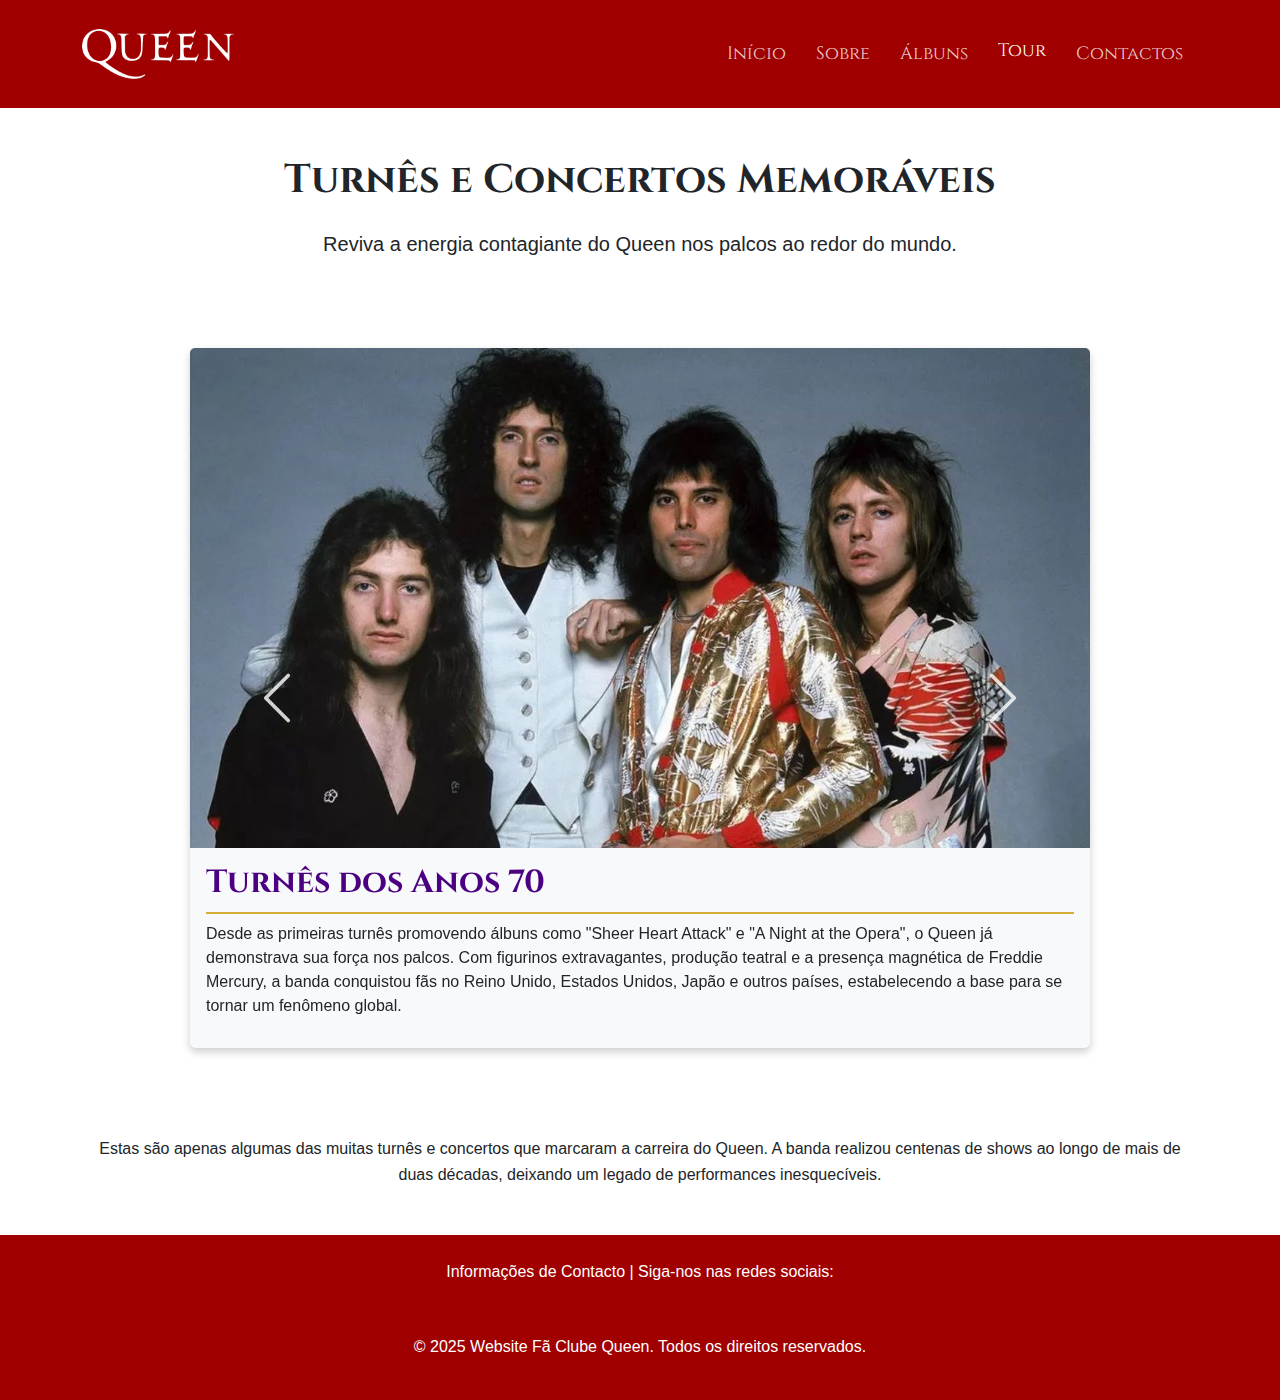
<file: tour.html>
<!DOCTYPE html>
<html lang="pt">
  <head>
    <meta charset="UTF-8"/>
    <meta name="viewport" content="width=device-width, initial-scale=1.0"/>
    <meta name="author" content="Pamela Medeiros"/>
    <meta name="description" content="Website dedicado à lendária banda de rock Queen. Conheça a história, discografia, 
    tours e entre em contato."/>
    <meta name="keywords"content="Queen, banda, rock, Freddie Mercury, Brian May, Roger Taylor, John Deacon, música, história, álbuns, tour"/>
    <title>Queen - Tour</title>

    <!-- Bootstrap CSS -->
    <link
      href="https://cdn.jsdelivr.net/npm/bootstrap@5.3.3/dist/css/bootstrap.min.css"
      rel="stylesheet"
      integrity="sha384-QWTKZyjpPEjISv5WaRU9OFeRpok6YctnYmDr5pNlyT2bRjXh0JMhjY6hW+ALEwIH"
      crossorigin="anonymous"
    />

    <!-- Font Awesome -->
    <link
      rel="stylesheet"
      href="https://cdnjs.cloudflare.com/ajax/libs/font-awesome/6.5.2/css/all.min.css"
      integrity="sha512-SnH5WK+bZxgPHs44uWIX+LLJAJ9/2PkPKZ5QiAj6Ta86w+fsb2TkcmfRyVX3pBnMFcV7oQPJkl9QevSCWr3W6A=="
      crossorigin="anonymous"
      referrerpolicy="no-referrer"
    />

    <!-- Google Fonts -->
    <link rel="preconnect" href="https://fonts.googleapis.com" />
    <link rel="preconnect" href="https://fonts.gstatic.com" crossorigin />
    <link
      href="https://fonts.googleapis.com/css2?family=Cinzel:wght@400..900&family=Libre+Bodoni:ital,wght@0,400..700;1,400..700&family=Playfair+Display+SC:ital,wght@0,400;0,700;0,900;1,400;1,700;1,900&display=swap"
      rel="stylesheet"
    />
    
    <!-- Style CSS -->
    <link rel="stylesheet" href="src/css/style.css" />
    
    <!-- Custom CSS para o carousel -->
    <style>
        
      /* Cores temáticas do Queen */
      :root {
        --queen-gold: #d4af37;
        --queen-purple: #4b0082;
        --queen-red: #cc0000;
        --queen-black: #121212;
      }
      
      /* Estilo para o carousel */
         
      .carousel-item {
        padding: 40px;
      }
      
      .carousel-control-prev, 
      .carousel-control-next {
        width: 35%;
        opacity: 0.8;
      }
      
      .carousel-control-prev-icon, 
      .carousel-control-next-icon {
      padding: 30px;
      }
      
      /* Estilo para os cards */
      .card {
        border: none;
        box-shadow: 0 4px 8px rgba(0, 0, 0, 0.2);
        margin: 0 auto;
        max-width: 900px;
        height: 700px;
        background-color: #f8f9fa;
      }
      
      .card-img-top {
        height: 500px;
        object-fit: cover;
      }
      
      .card-title {
        color: var(--queen-purple);
        font-family: 'Cinzel', serif;
        font-weight: 700;
        border-bottom: 2px solid var(--queen-gold);
        padding-bottom: 10px;
      }
      
      .card-text {
        font-size: 1rem;
        line-height: 1.5;
        max-height: 150px;
        overflow: hidden;
      }
      
      /* Responsividade */
      @media (max-width: 768px) {
        .card-img-top {
          height: 300px;
        }
        
        .card-text {
          max-height: 120px;
        }
      }
    </style>
  </head>
<body>

    <header class="bg-dark text-white p-3">
        <div class="container">
            <nav class="navbar navbar-expand-lg navbar-dark">
                <a class="navbar-brand" href="index.html">
                    <img src="src/images/logo_queen.png" alt="Logotipo oficial da banda Queen" height="50">
                </a>
                <button class="navbar-toggler" type="button" data-bs-toggle="collapse" data-bs-target="#navbarNav" aria-controls="navbarNav" aria-expanded="false" aria-label="Toggle navigation">
                    <span class="navbar-toggler-icon"></span>
                </button>
                <div class="collapse navbar-collapse justify-content-end" id="navbarNav">
                    <ul class="navbar-nav">
                        <li class="nav-item">
                            <a class="nav-link" href="index.html">Início</a>
                        </li>
                        <li class="nav-item">
                            <a class="nav-link" href="sobre.html">Sobre</a>
                        </li>
                        <li class="nav-item">
                            <a class="nav-link" href="albuns.html">Álbuns</a>
                        </li>
                        <li class="nav-item">
                            <a class="nav-link active" aria-current="page" href="tour.html">Tour</a>
                        </li>
                        <li class="nav-item">
                            <a class="nav-link" href="contactos.html">Contactos</a>
                        </li>
                    </ul>
                </div>
            </nav>
        </div>
    </header>

    <main class="container my-5">
        <h1 class="mb-4 text-center">Turnês e Concertos Memoráveis</h1>
        <p class="lead text-center mb-5">Reviva a energia contagiante do Queen nos palcos ao redor do mundo.</p>
        <!-- Carousel com Cards -->
        <div id="tourCarousel" class="carousel slide" data-bs-ride="carousel">
            <!-- Indicadores -->
            <div class="carousel-indicators">
                <button type="button" data-bs-target="#tourCarousel" data-bs-slide-to="0" class="active" aria-current="true" aria-label="Slide 1"></button>
                <button type="button" data-bs-target="#tourCarousel" data-bs-slide-to="1" aria-label="Slide 2"></button>
                <button type="button" data-bs-target="#tourCarousel" data-bs-slide-to="2" aria-label="Slide 3"></button>
                <button type="button" data-bs-target="#tourCarousel" data-bs-slide-to="3" aria-label="Slide 4"></button>
            </div>
            
            <!-- Slides do Carousel -->
            <div class="carousel-inner">
                <!-- Slide 1 -->
                <div class="carousel-item active">
                    <div class="card">
                        <img src="src/images/Turnês dos Anos 70.jpeg" class="card-img-top" alt="Queen em turnê nos anos 70">
                        <div class="card-body">
                            <h2 class="card-title">Turnês dos Anos 70</h2>
                            <p class="card-text">Desde as primeiras turnês promovendo álbuns como "Sheer Heart Attack" e "A Night at the Opera", o Queen já demonstrava sua força nos palcos. Com figurinos extravagantes, produção teatral e a presença magnética de Freddie Mercury, a banda conquistou fãs no Reino Unido, Estados Unidos, Japão e outros países, estabelecendo a base para se tornar um fenômeno global.</p>
                        </div>
                    </div>
                </div>
                
                <!-- Slide 2 -->
                <div class="carousel-item">
                    <div class="card">
                        <img src="src/images/Queen-Rock-In-Rio.webp" class="card-img-top" alt="Queen no Rock in Rio 1985">
                        <div class="card-body">
                            <h2 class="card-title">Rock in Rio (1985)</h2>
                            <p class="card-text">O Queen foi uma das principais atrações da primeira edição do lendário festival Rock in Rio, no Brasil. Tocando para centenas de milhares de pessoas em duas noites, a banda consolidou sua imensa popularidade na América do Sul. A performance de "Love of My Life", cantada em uníssono pelo público brasileiro, tornou-se um dos momentos mais emocionantes e icônicos da história do festival e da banda.</p>
                        </div>
                    </div>
                </div>
                
                <!-- Slide 3 -->
                <div class="carousel-item">
                    <div class="card">
                        <img src="src/images/Live Aid.webp" class="card-img-top" alt="Queen no Live Aid 1985">
                        <div class="card-body">
                            <h2 class="card-title">Live Aid (1985)</h2>
                            <p class="card-text">Considerada por muitos como uma das maiores performances ao vivo de todos os tempos, a apresentação do Queen no Live Aid, no Estádio de Wembley, em Londres, foi um momento definidor na história do rock. Em apenas 20 minutos, a banda eletrizou uma audiência global com um setlist impecável, incluindo "Bohemian Rhapsody", "Radio Ga Ga", "Hammer to Fall", "Crazy Little Thing Called Love", "We Will Rock You" e "We Are the Champions".</p>
                        </div>
                    </div>
                </div>
                
                <!-- Slide 4 -->
                <div class="carousel-item">
                    <div class="card">
                        <img src="src/images/The Magic Tour (1986).jpg" class="card-img-top" alt="Queen na Magic Tour 1986">
                        <div class="card-body">
                            <h2 class="card-title">The Magic Tour (1986)</h2>
                            <p class="card-text">A última turnê com Freddie Mercury e John Deacon, a Magic Tour, foi uma celebração grandiosa do álbum "A Kind of Magic". Com shows esgotados em estádios por toda a Europa, a turnê culminou em duas noites históricas no Estádio de Wembley e um concerto massivo em Knebworth Park. Foi a maior e mais tecnicamente avançada turnê da banda até então.</p>
                        </div>
                    </div>
                </div>
            </div>
            
            <!-- Controles de Navegação -->
            <button class="carousel-control-prev" type="button" data-bs-target="#tourCarousel" data-bs-slide="prev">
                <span class="carousel-control-prev-icon" aria-hidden="true"></span>
                <span class="visually-hidden">Anterior</span>
            </button>
            <button class="carousel-control-next" type="button" data-bs-target="#tourCarousel" data-bs-slide="next">
                <span class="carousel-control-next-icon" aria-hidden="true"></span>
                <span class="visually-hidden">Próximo</span>
            </button>
        </div>

        <p class="mt-5 text-center">Estas são apenas algumas das muitas turnês e concertos que marcaram a carreira do Queen. A banda realizou centenas de shows ao longo de mais de duas décadas, deixando um legado de performances inesquecíveis.</p>

    </main>

    <footer class="bg-dark text-white text-center p-4 mt-5">
        <div class="container">
            <p>Informações de Contacto | Siga-nos nas redes sociais:</p>
            <a href="#" class="text-white me-2"><i class="fab fa-facebook-f"></i></a>
            <a href="#" class="text-white me-2"><i class="fab fa-twitter"></i></a>
            <a href="#" class="text-white me-2"><i class="fab fa-instagram"></i></a>
            <a href="#" class="text-white me-2"><i class="fab fa-youtube"></i></a>
            <p class="mt-2">&copy; 2025 Website Fã Clube Queen. Todos os direitos reservados.</p>
        </div>
    </footer>

    <!-- Bootstrap Bundle with Popper -->
    <script src="https://cdn.jsdelivr.net/npm/bootstrap@5.3.3/dist/js/bootstrap.bundle.min.js" integrity="sha384-YvpcrYf0tY3lHB60NNkmXc5s9fDVZLESaAA55NDzOxhy9GkcIdslK1eN7N6jIeHz" crossorigin="anonymous"></script>

    <!-- Custom JS -->
    <script src="src/js/script.js"></script>

</body>
</html>
</file>
<file: src/css/style.css>
/* Custom CSS for Queen Website */

body {
    font-family: 'Libre+Bodoni', sans-serif;
    line-height: 1.6;
}

header.bg-dark {
    background-color: #A00000 !important;
}

.navbar-brand img {
    max-height: 50px; 
}

.navbar-dark .navbar-nav .nav-link {
    color: rgba(255, 255, 255, 0.8);
    font-family: 'Cinzel', sans-serif;
    font-size: 18px;
    padding: 15px;
}

.navbar-dark .navbar-nav .nav-link:hover,
.navbar-dark .navbar-nav .nav-link.active {
    color: #ffffff;
    transform: translateY(-3px);
    
   
}

main h1, main h2 {
    font-family: 'Cinzel', sans-serif;
    font-weight: 700;
    margin-bottom: 1rem;
}

.card {
    border: none; /* Remover borda padrão */
    transition: transform .2s ease-in-out, box-shadow .2s ease-in-out;
   background-color: #f8f9fa;
}

.card:hover {
    transform: translateY(-15px);
    box-shadow: 0 0.5rem 1rem rgba(0, 0, 0, 0.8) !important;
}

.card-title {
    font-weight: 700;
    font-family: 'Cinzel', sans-serif;
    color: #4b0082;
    border-bottom: 2px solid #FFD700;
    padding-bottom: 5px;
}

.btn-primary {
    background-color: #FFD700; /* Um tom de dourado/amarelo associado ao Queen */
    border-color: #e6c300;
    color: #000;
    font-weight: bold;
}

.btn-primary:hover {
    background-color: #B8860B;
    border-color: #cba900;
    color: #000;
}

footer.bg-dark {
    background-color: #A00000 !important;
    padding-top: 2rem;
    padding-bottom: 2rem;
}

footer a.text-white {
    transition: color .2s ease-in-out;
}

footer a.text-white:hover {
    color: #e6c300 !important; 
}

/* Estilos para o formulário de contato */
#contact-form .form-control:focus {
    border-color: #e6c300;
    box-shadow: 0 0 0 0.25rem rgba(230, 195, 0, 0.25);
}

hr {
    height: 2px; 
    border: none; 
    background-color: #FFD700;
    margin: 0 0 15px 0; 
    width: 100%; 
}
</file>
